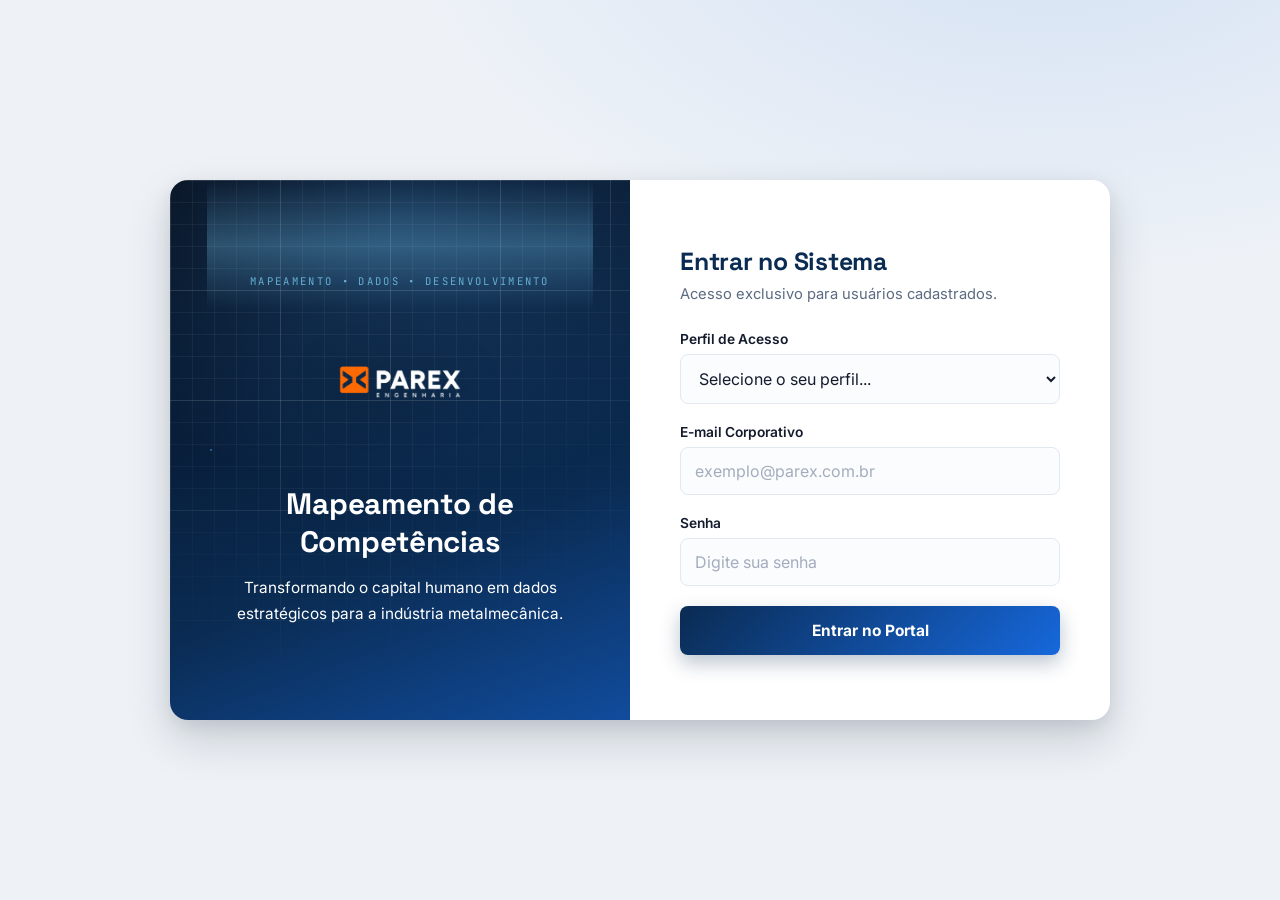
<file: frontend/index.html>
<!DOCTYPE html>
<html lang="pt-BR">
<head>
    <meta charset="UTF-8">
    <meta name="viewport" content="width=device-width, initial-scale=1.0">
    <title>PAREX - Portal de Competências & Aptidões</title>
    <link rel="preconnect" href="https://fonts.googleapis.com">
    <link rel="stylesheet" href="assets/css/global.css">
</head>
<body>

    <div class="login-container">
        <div class="login-branding">
            <div class="blueprint-grid" aria-hidden="true"></div>
            <div class="scan-ring" aria-hidden="true"></div>
            <div class="scan-ring" aria-hidden="true"></div>
            <div class="branding-content">
                <img src="assets/images/logo-parex.png" alt="PAREX S.A. Logo" class="logo-industria">
                <h1>Mapeamento de Competências</h1>
                <p>Transformando o capital humano em dados estratégicos para a indústria metalmecânica.</p>
            </div>
        </div>

        <div class="login-box">
            <h2>Entrar no Sistema</h2>
            <p class="subtitle">Acesso exclusivo para usuários cadastrados.</p>

            <form id="formLogin" action="#" method="POST">
                <div class="input-group">
                    <label for="perfil">Perfil de Acesso</label>
                    <select id="perfil" name="perfil" required>
                        <option value="" disabled selected>Selecione o seu perfil...</option>
                        <option value="admin">Administrador de T.I.</option>
                        <option value="gestor">Gestor de RH</option>
                        <option value="colaborador">Colaborador</option>
                    </select>
                </div>

                <div class="input-group">
                    <label for="email">E-mail Corporativo</label>
                    <input type="email" id="email" name="email" placeholder="exemplo@parex.com.br" required autocomplete="username">
                </div>

                <div class="input-group">
                    <label for="password">Senha</label>
                    <input type="password" id="password" name="password" placeholder="Digite sua senha" required autocomplete="current-password">
                </div>

                <button type="submit" class="btn-login">Entrar no Portal</button>
            </form>
        </div>
    </div>

    <script src="assets/js/login.js"></script>
</body>
</html>
</file>
<file: frontend/assets/css/global.css>
/* ============================================================
   MAPA · PAREX — SISTEMA DE DESIGN GLOBAL
   Identidade "engenharia industrial / blueprint de talentos"
   Paleta: azul-aço profundo + âmbar de segurança + grafite
   ============================================================ */

@import url('https://fonts.googleapis.com/css2?family=Space+Grotesk:wght@500;600;700&family=Inter:wght@400;500;600;700&family=JetBrains+Mono:wght@500;600&display=swap');

/* ---------- Reset ---------- */
*, *::before, *::after {
    margin: 0;
    padding: 0;
    box-sizing: border-box;
}

html {
    scroll-behavior: smooth;
}

/* ---------- Tokens de design ---------- */
:root {
    /* Cores de marca (mantidas para compatibilidade com todo o código existente) */
    --primary-color: #0a2b52;      /* Azul industrial profundo PAREX */
    --secondary-color: #1668dc;    /* Azul "arco elétrico" — CTAs e destaques */
    --text-dark: #131b2c;
    --text-light: #5c6b82;
    --white: #ffffff;
    --bg-gray: #eef2f7;

    /* Extensões da paleta */
    --navy-950: #050c18;
    --navy-900: #0a1830;
    --navy-800: #0f2847;
    --steel-400: #64748b;
    --steel-200: #cbd5e1;
    --accent-amber: #f2a71b;       /* Âmbar de sinalização industrial */
    --accent-amber-dark: #b9790a;
    --accent-teal: #0f9488;
    --accent-teal-light: #14b8a6;
    --danger: #dc2626;
    --border-color: #e2e8f0;
    --surface: #ffffff;

    /* Tipografia */
    --font-display: 'Space Grotesk', 'Segoe UI', sans-serif;
    --font-body: 'Inter', 'Segoe UI', sans-serif;
    --font-mono: 'JetBrains Mono', 'Consolas', monospace;

    /* Elevação */
    --shadow-sm: 0 1px 2px rgba(10, 27, 51, 0.06), 0 1px 3px rgba(10, 27, 51, 0.08);
    --shadow-md: 0 6px 16px rgba(10, 27, 51, 0.08), 0 2px 6px rgba(10, 27, 51, 0.06);
    --shadow-lg: 0 20px 45px rgba(6, 16, 33, 0.16), 0 6px 18px rgba(6, 16, 33, 0.08);
    --shadow-glow: 0 0 0 1px rgba(22, 104, 220, 0.14), 0 12px 32px rgba(22, 104, 220, 0.16);

    /* Movimento */
    --ease-out: cubic-bezier(0.16, 1, 0.3, 1);
    --ease-spring: cubic-bezier(0.34, 1.56, 0.64, 1);
    --dur-fast: 0.18s;
    --dur-base: 0.32s;
    --dur-slow: 0.6s;

    --radius-sm: 8px;
    --radius-md: 12px;
    --radius-lg: 18px;
}

@media (prefers-reduced-motion: reduce) {
    *, *::before, *::after {
        animation-duration: 0.01ms !important;
        animation-iteration-count: 1 !important;
        transition-duration: 0.01ms !important;
        scroll-behavior: auto !important;
    }
}

body {
    font-family: var(--font-body);
    background-color: var(--bg-gray);
    color: var(--text-dark);
    min-height: 100vh;
    display: flex;
    align-items: center;
    justify-content: center;
    padding: 20px;
    -webkit-font-smoothing: antialiased;
    text-rendering: optimizeLegibility;
}

h1, h2, h3 {
    font-family: var(--font-display);
    letter-spacing: -0.01em;
}

/* Scrollbar refinada */
::-webkit-scrollbar { width: 10px; height: 10px; }
::-webkit-scrollbar-track { background: transparent; }
::-webkit-scrollbar-thumb {
    background: rgba(10, 43, 82, 0.28);
    border-radius: 999px;
    border: 2px solid transparent;
    background-clip: padding-box;
}
::-webkit-scrollbar-thumb:hover { background: rgba(10, 43, 82, 0.45); background-clip: padding-box; }

/* Foco visível e acessível em qualquer elemento interativo */
a:focus-visible,
button:focus-visible,
input:focus-visible,
select:focus-visible,
[tabindex]:focus-visible {
    outline: 3px solid rgba(22, 104, 220, 0.45);
    outline-offset: 2px;
    border-radius: 6px;
}

/* ---------- Padrão decorativo "blueprint" (grade técnica) ----------
   Motivo de assinatura reaproveitado em headers/hero: remete ao
   traçado de engenharia de uma planta industrial. */
.blueprint-grid {
    position: absolute;
    inset: 0;
    pointer-events: none;
    background-image:
        linear-gradient(rgba(255, 255, 255, 0.05) 1px, transparent 1px),
        linear-gradient(90deg, rgba(255, 255, 255, 0.05) 1px, transparent 1px),
        linear-gradient(rgba(255, 255, 255, 0.09) 1px, transparent 1px),
        linear-gradient(90deg, rgba(255, 255, 255, 0.09) 1px, transparent 1px);
    background-size: 22px 22px, 22px 22px, 110px 110px, 110px 110px;
    mask-image: radial-gradient(ellipse 120% 100% at 30% 0%, #000 45%, transparent 92%);
    -webkit-mask-image: radial-gradient(ellipse 120% 100% at 30% 0%, #000 45%, transparent 92%);
}

/* Anel/varredura de "escaneamento" — assinatura visual do mapeamento */
.scan-ring {
    position: absolute;
    border-radius: 50%;
    border: 1px solid rgba(78, 168, 255, 0.35);
    pointer-events: none;
}

@keyframes scan-pulse {
    0%   { transform: scale(0.85); opacity: 0.55; }
    70%  { transform: scale(1.28); opacity: 0; }
    100% { transform: scale(1.28); opacity: 0; }
}

@keyframes scan-sweep {
    0%   { transform: translateY(-110%); opacity: 0; }
    10%  { opacity: 0.9; }
    90%  { opacity: 0.9; }
    100% { transform: translateY(210%); opacity: 0; }
}

/* ---------- Animações de entrada ---------- */
@keyframes fade-up {
    from { opacity: 0; transform: translateY(16px); }
    to   { opacity: 1; transform: translateY(0); }
}

@keyframes fade-in {
    from { opacity: 0; }
    to   { opacity: 1; }
}

@keyframes pop-in {
    from { opacity: 0; transform: scale(0.94) translateY(10px); }
    to   { opacity: 1; transform: scale(1) translateY(0); }
}

@keyframes shimmer {
    0%   { background-position: -200% 0; }
    100% { background-position: 200% 0; }
}

.fade-up { animation: fade-up var(--dur-slow) var(--ease-out) both; }

/* ============================================================
   LAYOUT: TELA DE LOGIN
   ============================================================ */

body:has(.login-container) {
    background:
        radial-gradient(1100px 620px at 82% -10%, rgba(22, 104, 220, 0.12), transparent 60%),
        var(--bg-gray);
}

.login-container {
    display: flex;
    width: min(100%, 940px);
    min-height: 540px;
    background: var(--surface);
    border-radius: var(--radius-lg);
    box-shadow: var(--shadow-lg);
    overflow: hidden;
    position: relative;
    animation: pop-in var(--dur-slow) var(--ease-out) both;
}

/* Lado esquerdo: painel de marca industrial */
.login-branding {
    flex: 1;
    position: relative;
    background:
        radial-gradient(560px 420px at 50% 8%, rgba(78, 168, 255, 0.20), transparent 65%),
        linear-gradient(160deg, var(--navy-950) 0%, var(--primary-color) 65%, var(--secondary-color) 130%);
    color: var(--white);
    padding: 44px 40px;
    display: flex;
    flex-direction: column;
    justify-content: center;
    text-align: center;
    overflow: hidden;
    isolation: isolate;
}

.login-branding::after {
    /* Linha de varredura animada — reforça o conceito de "mapeamento" */
    content: '';
    position: absolute;
    left: 8%;
    right: 8%;
    height: 130px;
    top: 0;
    background: linear-gradient(180deg, transparent, rgba(125, 211, 252, 0.28), transparent);
    animation: scan-sweep 5.5s var(--ease-out) infinite;
    animation-delay: 1.1s;
    z-index: 1;
}

.branding-content {
    position: relative;
    z-index: 2;
}

.branding-content .scan-ring {
    left: 50%;
    top: 44px;
    width: 210px;
    height: 210px;
    transform: translateX(-50%);
    animation: scan-pulse 2.8s var(--ease-out) infinite;
}

.branding-content .scan-ring:nth-of-type(2) {
    animation-delay: 1s;
}

/* Logo responsiva */
.logo-industria {
    width: 230px;
    margin: 0 auto 26px;
    display: block;
    filter: drop-shadow(0 8px 24px rgba(0, 0, 0, 0.35));
    animation: fade-up var(--dur-slow) var(--ease-out) both;
}

.login-branding h1 {
    font-size: 1.85rem;
    font-weight: 700;
    margin-bottom: 14px;
    animation: fade-up var(--dur-slow) var(--ease-out) 0.08s both;
}

.login-branding p {
    font-size: 0.96rem;
    line-height: 1.65;
    opacity: 0.86;
    max-width: 360px;
    margin: 0 auto;
    animation: fade-up var(--dur-slow) var(--ease-out) 0.16s both;
}

/* Tag técnica flutuante, reforça o tom "engenharia" sem poluir */
.branding-content::before {
    content: 'MAPEAMENTO • DADOS • DESENVOLVIMENTO';
    display: block;
    font-family: var(--font-mono);
    font-size: 0.66rem;
    letter-spacing: 0.22em;
    color: rgba(125, 211, 252, 0.75);
    margin-bottom: 18px;
    animation: fade-up var(--dur-slow) var(--ease-out) both;
}

/* Lado direito: formulário */
.login-box {
    flex: 1;
    padding: 52px 50px;
    display: flex;
    flex-direction: column;
    justify-content: center;
    animation: fade-up var(--dur-slow) var(--ease-out) 0.1s both;
}

.login-box h2 {
    color: var(--primary-color);
    margin-bottom: 8px;
    font-size: 1.55rem;
    font-weight: 700;
}

.subtitle {
    color: var(--text-light);
    margin-bottom: 28px;
    font-size: 0.92rem;
}

.login-notice {
    color: var(--text-light);
    font-size: 0.82rem;
    line-height: 1.5;
    margin-top: 18px;
    padding-top: 16px;
    border-top: 1px solid var(--border-color);
}

/* ============================================================
   FORMULÁRIOS E INPUTS
   ============================================================ */

.input-group {
    margin-bottom: 20px;
}

.input-group label {
    display: block;
    margin-bottom: 7px;
    font-weight: 600;
    font-size: 0.86rem;
    color: var(--text-dark);
}

.input-group input,
.input-group select {
    width: 100%;
    padding: 13px 14px;
    border: 1.5px solid var(--border-color);
    border-radius: var(--radius-sm);
    outline: none;
    background: #fbfcfe;
    transition: border-color var(--dur-fast) var(--ease-out),
                box-shadow var(--dur-fast) var(--ease-out),
                background var(--dur-fast) var(--ease-out);
    font-size: 16px;
    font-family: var(--font-body);
    color: var(--text-dark);
}

.input-group input::placeholder { color: #a3adbd; }

.input-group input:hover,
.input-group select:hover {
    border-color: #c3cedd;
}

.input-group input:focus,
.input-group select:focus {
    border-color: var(--secondary-color);
    background: var(--white);
    box-shadow: 0 0 0 4px rgba(22, 104, 220, 0.12);
}

.label-row {
    display: flex;
    justify-content: space-between;
}

.forgot-link {
    font-size: 0.8rem;
    color: var(--secondary-color);
    text-decoration: none;
    transition: color var(--dur-fast) var(--ease-out);
}

.forgot-link:hover { color: var(--primary-color); text-decoration: underline; }

/* ============================================================
   BOTÕES — com micro-interações (elevação, brilho, press)
   ============================================================ */

.btn-login,
.btn-recovery {
    width: 100%;
    padding: 15px;
    color: var(--white);
    border: none;
    border-radius: var(--radius-sm);
    font-weight: 700;
    font-family: var(--font-body);
    cursor: pointer;
    font-size: 15.5px;
    position: relative;
    overflow: hidden;
    isolation: isolate;
    transition: transform var(--dur-fast) var(--ease-spring),
                box-shadow var(--dur-fast) var(--ease-out),
                background-color var(--dur-fast) var(--ease-out);
}

.btn-login {
    background: linear-gradient(135deg, var(--primary-color), var(--secondary-color));
    box-shadow: 0 8px 20px rgba(10, 43, 82, 0.28);
}

.btn-recovery {
    background-color: var(--secondary-color);
    margin-top: 10px;
}

/* Brilho diagonal que atravessa o botão no hover */
.btn-login::before,
.btn-recovery::before,
.btn-primario::before,
.btn-primary::before,
.option-link::before {
    content: '';
    position: absolute;
    inset: 0;
    background: linear-gradient(115deg, transparent 30%, rgba(255, 255, 255, 0.28) 48%, transparent 66%);
    background-size: 220% 100%;
    background-position: 140% 0;
    transition: background-position var(--dur-slow) var(--ease-out);
    z-index: -1;
}

.btn-login:hover::before,
.btn-recovery:hover::before,
.btn-primario:hover::before,
.btn-primary:hover::before,
.option-link:hover::before {
    background-position: -40% 0;
}

.btn-login:hover,
.btn-recovery:hover {
    transform: translateY(-2px);
    box-shadow: 0 12px 26px rgba(10, 43, 82, 0.34);
}

.btn-login:active,
.btn-recovery:active {
    transform: translateY(0);
}

/* ============================================================
   UTILITÁRIOS
   ============================================================ */

.hidden { display: none !important; }

/* ============================================================
   MODAIS
   ============================================================ */

.modal-recovery.hidden { display: none; }

.modal-recovery {
    position: fixed;
    inset: 0;
    background: rgba(5, 12, 24, 0.55);
    backdrop-filter: blur(3px);
    display: flex;
    align-items: center;
    justify-content: center;
    z-index: 100;
    animation: fade-in var(--dur-base) var(--ease-out) both;
}

.modal-content {
    background: var(--white);
    padding: 28px 30px 26px;
    border-radius: var(--radius-lg);
    width: min(100%, 440px);
    max-height: 90vh;
    overflow-y: auto;
    box-shadow: var(--shadow-lg);
    animation: pop-in var(--dur-base) var(--ease-spring) both;
}

.modal-header {
    display: flex;
    align-items: center;
    gap: 14px;
    margin-bottom: 22px;
}

.modal-avatar {
    width: 46px;
    height: 46px;
    border-radius: 50%;
    display: inline-flex;
    align-items: center;
    justify-content: center;
    background: rgba(22, 104, 220, 0.12);
    color: var(--primary-color);
    font-size: 1.4rem;
    flex-shrink: 0;
}

.modal-title-group h3 { margin: 0; font-size: 1.25rem; color: var(--primary-color); }
.modal-title-group p { margin: 4px 0 0; color: var(--text-light); font-size: 0.92rem; }

.modal-footer {
    display: flex;
    justify-content: flex-end;
    gap: 12px;
    margin-top: 20px;
}

.btn-secondary {
    background: #f1f5f9;
    color: var(--text-dark);
    border: 1px solid #cbd5e1;
    padding: 10px 16px;
    border-radius: var(--radius-sm);
    font-weight: 700;
    cursor: pointer;
    transition: background var(--dur-fast) var(--ease-out);
}

.btn-secondary:hover { background: #e2e8f0; }

.close-modal, .close-modal-cadastro {
    float: right;
    font-size: 26px;
    line-height: 1;
    font-weight: 700;
    color: #9aa5b6;
    cursor: pointer;
    background: transparent;
    border: none;
    transition: color var(--dur-fast) var(--ease-out), transform var(--dur-fast) var(--ease-out);
}

.close-modal:hover, .close-modal-cadastro:hover {
    color: var(--primary-color);
    transform: rotate(90deg);
}

.modal-content h3 { color: var(--primary-color); margin-bottom: 10px; }
.modal-content p { color: var(--text-light); font-size: 0.9rem; margin-bottom: 20px; }

/* ============================================================
   LINKS DE NAVEGAÇÃO SECUNDÁRIA
   ============================================================ */

.cadastro-link, .cadastro-voltar {
    text-align: center;
    margin-top: 20px;
    padding-top: 15px;
    border-top: 1px solid var(--border-color);
}

.cadastro-link p, .cadastro-voltar p { color: var(--text-light); font-size: 0.9rem; }

.cadastro-link a, .cadastro-voltar a {
    color: var(--secondary-color);
    text-decoration: none;
    font-weight: 700;
    transition: color var(--dur-fast) var(--ease-out);
}

.cadastro-link a:hover, .cadastro-voltar a:hover { color: var(--primary-color); }

/* ============================================================
   RESPONSIVIDADE
   ============================================================ */

@media (max-width: 900px) {
    .login-container { flex-direction: column; min-height: auto; }
    .login-branding, .login-box { padding: 34px 26px; }
    .logo-industria { width: 200px; margin: 0 auto 18px; }
    .login-branding { text-align: center; }
}

@media (max-width: 640px) {
    body { padding: 12px; }
    .login-container { border-radius: 14px; }
    .login-branding, .login-box { padding: 26px 20px; }
    .login-branding h1 { font-size: 1.4rem; }
    .login-branding p { font-size: 0.9rem; }
    .label-row { flex-direction: column; align-items: flex-start; gap: 8px; }
    .forgot-link { font-size: 0.85rem; }
    .btn-login, .btn-recovery { padding: 14px; }
    .modal-content { width: min(92%, 420px); padding: 22px; }
}
</file>
<file: frontend/assets/css/admin.css>
/* ============================================================
   PAINEL ADMINISTRATIVO — Gestão de usuários e controle de acesso
   Também usado na tela "opções do gestor"
   ============================================================ */

body.admin-page {
    display: block;
    min-height: 100vh;
    background:
        radial-gradient(900px 500px at 100% 0%, rgba(22, 104, 220, 0.06), transparent 60%),
        var(--bg-gray);
    color: var(--text-dark);
    padding: 0;
}

/* ---------- Cabeçalho ---------- */
.admin-header {
    position: relative;
    overflow: hidden;
    background: linear-gradient(120deg, var(--navy-950) 0%, var(--primary-color) 60%, var(--secondary-color) 145%);
    color: var(--white);
    padding: 30px 20px;
    box-shadow: 0 10px 30px rgba(5, 12, 24, 0.22);
}

.admin-header .blueprint-grid { opacity: 0.9; }

.admin-header-inner {
    position: relative;
    z-index: 1;
    max-width: 1200px;
    margin: 0 auto;
    display: flex;
    justify-content: space-between;
    align-items: center;
    gap: 18px;
    flex-wrap: wrap;
}

.admin-header-actions {
    display: flex;
    align-items: center;
    gap: 12px;
}

.btn-icon {
    display: inline-flex;
    align-items: center;
    justify-content: center;
    gap: 10px;
    padding: 12px 16px;
    border-radius: 999px;
    border: 1px solid rgba(255, 255, 255, 0.22);
    background: rgba(255, 255, 255, 0.1);
    color: var(--white);
    font-size: 0.95rem;
    font-weight: 700;
    cursor: pointer;
    transition: background var(--dur-fast) var(--ease-out), transform var(--dur-fast) var(--ease-spring), box-shadow var(--dur-fast) var(--ease-out);
}

.btn-icon-symbol { font-size: 1.1rem; }
.btn-icon-label { white-space: nowrap; }

.btn-icon:hover {
    background: rgba(255, 255, 255, 0.22);
    transform: translateY(-2px);
    box-shadow: 0 8px 20px rgba(0, 0, 0, 0.18);
}

/* ---------- Barra de busca ---------- */
.table-toolbar {
    display: flex;
    justify-content: flex-end;
    margin-bottom: 18px;
}

.search-input {
    width: 100%;
    max-width: 320px;
    padding: 12px 16px;
    border-radius: 999px;
    border: 1.5px solid var(--border-color);
    background: #f8fafc;
    color: var(--text-dark);
    transition: border-color var(--dur-fast) var(--ease-out), box-shadow var(--dur-fast) var(--ease-out), background var(--dur-fast) var(--ease-out);
    font-size: 16px;
}

.search-input:focus {
    outline: none;
    border-color: var(--secondary-color);
    background: var(--white);
    box-shadow: 0 0 0 4px rgba(22, 104, 220, 0.1);
}

/* ---------- Tipografia do cabeçalho ---------- */
.admin-label, .section-kicker {
    font-family: var(--font-mono);
    font-size: 0.72rem;
    text-transform: uppercase;
    letter-spacing: 0.16em;
    font-weight: 600;
}

.admin-label { opacity: 0.85; animation: fade-up var(--dur-base) var(--ease-out) both; }

.admin-header h1 {
    margin: 6px 0;
    font-size: 1.9rem;
    animation: fade-up var(--dur-base) var(--ease-out) 0.05s both;
}

.admin-subtitle {
    opacity: 0.88;
    animation: fade-up var(--dur-base) var(--ease-out) 0.1s both;
}

/* ---------- Área principal ---------- */
.admin-main {
    max-width: 1200px;
    margin: 32px auto 56px;
    padding: 0 20px;
    display: grid;
    gap: 24px;
}

/* ---------- Painéis ---------- */
.admin-panel {
    background: var(--surface);
    border: 1px solid var(--border-color);
    border-radius: var(--radius-md);
    padding: 26px;
    box-shadow: var(--shadow-sm);
    animation: fade-up var(--dur-base) var(--ease-out) both;
    transition: box-shadow var(--dur-base) var(--ease-out);
}

.section-title {
    display: flex;
    justify-content: space-between;
    align-items: center;
    gap: 12px;
    margin-bottom: 20px;
    flex-wrap: wrap;
}

.section-kicker { color: var(--secondary-color); margin-bottom: 4px; display: block; }

.section-title h2 {
    color: var(--primary-color);
    font-size: 1.32rem;
}

/* ---------- Formulários ---------- */
.form-grid {
    display: grid;
    grid-template-columns: repeat(2, minmax(0, 1fr));
    gap: 18px;
}

.form-hint {
    color: var(--text-light);
    font-size: 0.85rem;
    margin: 4px 0 18px;
}

/* ---------- Botões ---------- */
.btn-primary, .btn-outline, .btn-light, .btn-danger, .btn-edit {
    border: 0;
    border-radius: var(--radius-sm);
    cursor: pointer;
    font-weight: 700;
    font-family: var(--font-body);
    transition: background var(--dur-fast) var(--ease-out), opacity var(--dur-fast) var(--ease-out),
                color var(--dur-fast) var(--ease-out), transform var(--dur-fast) var(--ease-spring),
                box-shadow var(--dur-fast) var(--ease-out);
}

.btn-primary {
    position: relative;
    overflow: hidden;
    isolation: isolate;
    background: linear-gradient(135deg, var(--primary-color), var(--secondary-color));
    color: var(--white);
    padding: 13px 20px;
    box-shadow: 0 8px 18px rgba(10, 43, 82, 0.24);
}

.btn-primary:hover { transform: translateY(-2px); box-shadow: 0 12px 24px rgba(10, 43, 82, 0.3); }
.btn-primary:active { transform: translateY(0); }

.btn-outline {
    background: transparent;
    color: var(--white);
    border: 1.5px solid rgba(255, 255, 255, 0.5);
    padding: 10px 18px;
}

.btn-outline:hover { background: rgba(255, 255, 255, 0.14); transform: translateY(-1px); }

.btn-light {
    background: #e8f1ff;
    color: var(--primary-color);
    padding: 10px 14px;
}
.btn-light:hover { background: #d9e9ff; }

.btn-edit, .btn-danger {
    padding: 8px 12px;
    font-size: 0.82rem;
}

.btn-edit { background: #e8f1ff; color: var(--primary-color); }
.btn-edit:hover { background: #d9e9ff; transform: translateY(-1px); }

.btn-danger { background: #fee2e2; color: #991b1b; }
.btn-danger:hover { background: #fecaca; transform: translateY(-1px); }

/* ---------- Tabelas ---------- */
.table-wrapper { overflow-x: auto; }

.admin-table {
    width: 100%;
    border-collapse: collapse;
    font-size: 0.92rem;
}

.admin-table th, .admin-table td {
    padding: 14px 14px;
    border-bottom: 1px solid var(--border-color);
    text-align: left;
    vertical-align: middle;
}

.admin-table th {
    background: #f6f9fc;
    color: var(--steel-400);
    font-size: 0.76rem;
    text-transform: uppercase;
    letter-spacing: 0.04em;
}

.admin-table tbody tr { transition: background var(--dur-fast) var(--ease-out); }
.admin-table tbody tr:hover { background: #f5f9ff; }

/* ---------- Badges ---------- */
.perfil-badge, .total-badge {
    display: inline-block;
    border-radius: 999px;
    padding: 5px 12px;
    font-size: 0.76rem;
    font-weight: 700;
}

.perfil-badge { background: #e8f1ff; color: var(--primary-color); }
.perfil-badge.gestor { background: #e2fbf3; color: var(--accent-teal); }

.total-badge { background: #f1f5f9; color: #475569; font-family: var(--font-mono); }

/* ---------- Ações em linha ---------- */
.actions-cell { display: flex; gap: 8px; flex-wrap: wrap; }

.empty-row { text-align: center; color: var(--text-light); }

/* ---------- Toast ---------- */
.admin-toast {
    position: fixed;
    right: 24px;
    bottom: 24px;
    background: var(--navy-950);
    color: var(--white);
    padding: 14px 18px;
    border-radius: var(--radius-sm);
    box-shadow: var(--shadow-lg);
    z-index: 20;
    font-size: 0.9rem;
    animation: fade-up var(--dur-base) var(--ease-spring) both;
}

/* ---------- Opções do gestor ---------- */
.gestor-options { grid-template-columns: repeat(2, minmax(0, 1fr)); }

.option-card {
    min-height: 230px;
    display: flex;
    flex-direction: column;
    align-items: flex-start;
    position: relative;
    overflow: hidden;
}

.option-card::before {
    content: '';
    position: absolute;
    top: -30%; right: -20%;
    width: 160px; height: 160px;
    border-radius: 50%;
    background: radial-gradient(circle, rgba(22, 104, 220, 0.1), transparent 70%);
}

.option-card:hover {
    box-shadow: var(--shadow-md);
    transform: translateY(-3px);
}

.option-card h2 { color: var(--primary-color); margin-bottom: 12px; }

.option-card p:not(.section-kicker) {
    color: var(--text-light);
    line-height: 1.6;
    margin-bottom: 24px;
}

.option-link {
    position: relative;
    overflow: hidden;
    isolation: isolate;
    margin-top: auto;
    display: inline-block;
    background: linear-gradient(135deg, var(--primary-color), var(--secondary-color));
    color: var(--white);
    text-decoration: none;
    font-weight: 700;
    padding: 12px 18px;
    border-radius: var(--radius-sm);
    box-shadow: 0 8px 18px rgba(10, 43, 82, 0.22);
    transition: transform var(--dur-fast) var(--ease-spring), box-shadow var(--dur-fast) var(--ease-out);
}

.option-link:hover {
    transform: translateY(-2px);
    box-shadow: 0 12px 24px rgba(10, 43, 82, 0.28);
}

/* ============================================================
   RESPONSIVIDADE
   ============================================================ */

@media (max-width: 760px) {
    .form-grid { grid-template-columns: 1fr; }
    .gestor-options { grid-template-columns: 1fr; }
    .admin-panel { padding: 20px 16px; }
}
</file>
